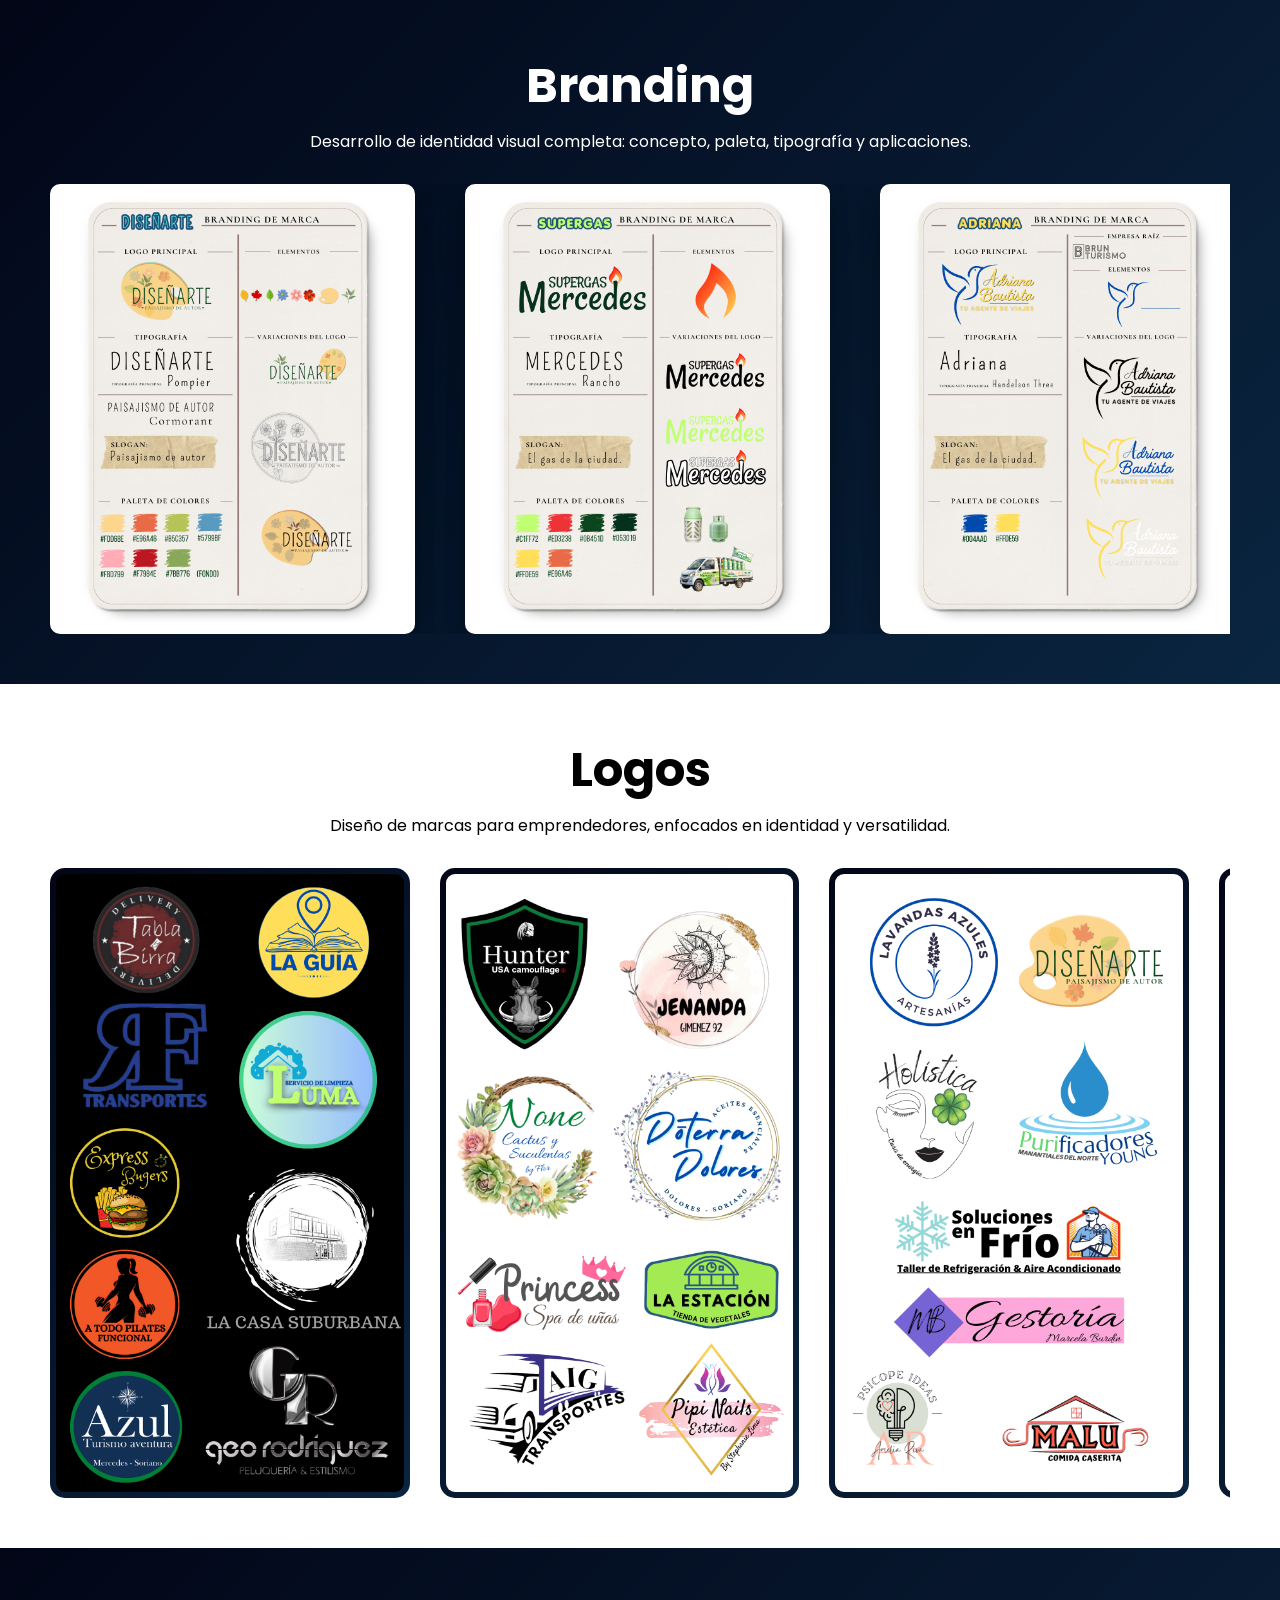
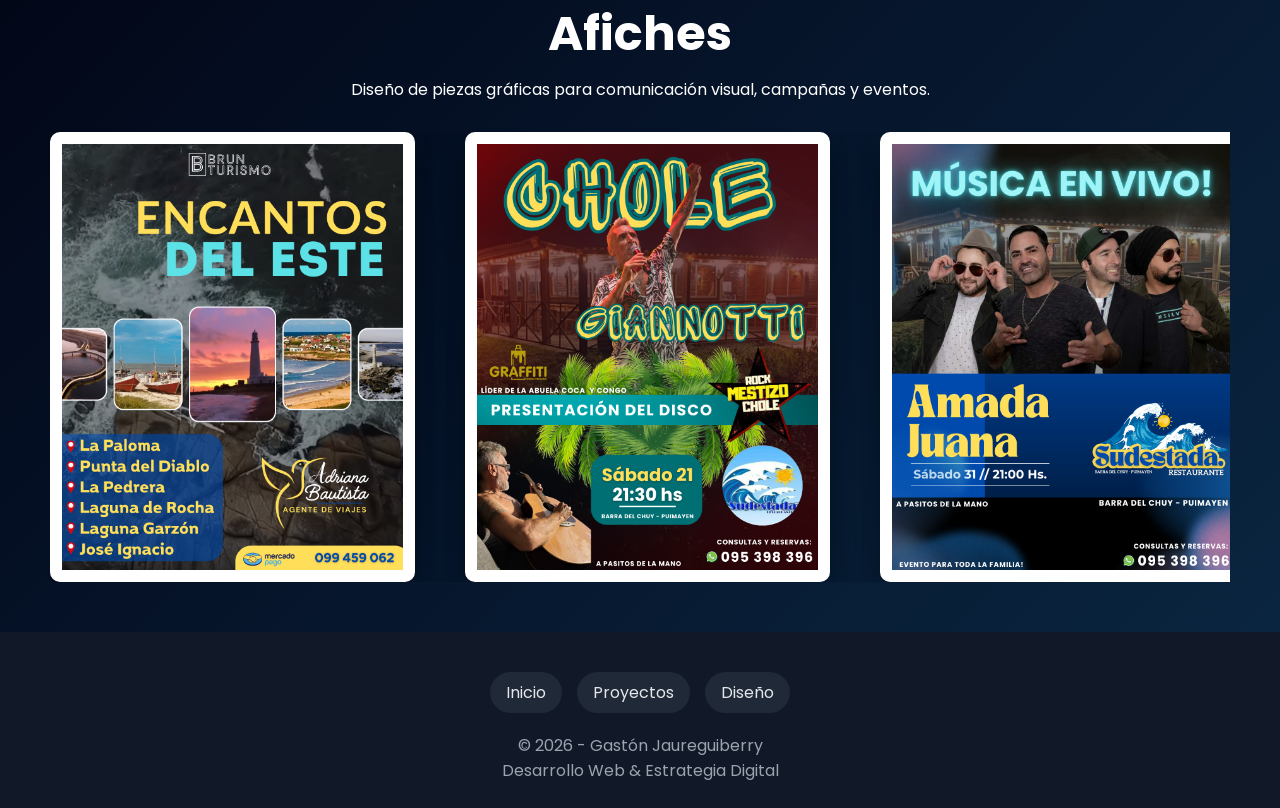
<file: pages/diseños.html>
<!DOCTYPE html>
<html lang="es">
<head>
  <meta charset="UTF-8">
  <meta name="viewport" content="width=device-width, initial-scale=1.0">
  <title>Mis proyectos - Gastón Jaureguiberry</title>

  <!-- Estilos -->
  <link rel="stylesheet" href="../css/diseño.css">
  <link href="https://fonts.googleapis.com/css2?family=Poppins:wght@300;500;700&display=swap" rel="stylesheet">
</head>

<body>

<!-- ===== BRANDING ===== -->
<section class="seccion-oscura">
  <div class="bloquebranding">
    <h2>Branding</h2>
    <p>Desarrollo de identidad visual completa: concepto, paleta, tipografía y aplicaciones.</p>

    <div class="slider">
      <div class="slide-track">
        <!-- ORIGINAL -->
        <img src="../img//branding1.png">
        <img src="../img//branding2.png">
        <img src="../img//branding3.png">
        <img src="../img//branding4.png">
        

        <!-- DUPLICADO (para loop perfecto) -->
         <img src="../img//branding1.png">
        <img src="../img//branding2.png">
        <img src="../img//branding3.png">
        <img src="../img//branding4.png">
      </div>
    </div>
  </div>
</section>

<!-- ===== LOGOS ===== -->
<section class="seccion-clara">
  <div class="bloquelogos">
    <h2>Logos</h2>
    <p>Diseño de marcas para emprendedores, enfocados en identidad y versatilidad.</p>

    <div class="sliderclaro">
      <div class="slide-trackclaro">
        <img src="../img/logos6.png">
        <img src="../img/logos2.png">
        <img src="../img/logos3.png">
        <img src="../img/logos4.png">
        <img src="../img/logos5.png">

        <img src="../img/logos6.png">
        <img src="../img/logos2.png">
        <img src="../img/logos3.png">
        <img src="../img/logos4.png">
        <img src="../img/logos5.png">
      </div>
    </div>
  </div>
</section>

<!-- ===== AFICHES ===== -->
<section class="seccion-oscura">
  <div class="bloqueafiche">
    <h2>Afiches</h2>
    <p>Diseño de piezas gráficas para comunicación visual, campañas y eventos.</p>

    <div class="slider">
      <div class="slide-track">
        <img src="../img/afiche1.png">
        <img src="../img/afiche2.png">
        <img src="../img/afiche3.png">
        <img src="../img/afiche4.png">
        <img src="../img/afiche5.png">
        <img src="../img/afiche6.png">

        <img src="../img/afiche1.png">
        <img src="../img/afiche2.png">
        <img src="../img/afiche3.png">
        <img src="../img/afiche4.png">
        <img src="../img/afiche5.png">
        <img src="../img/afiche6.png">
      </div>
    </div>
  </div>
</section>

<!-- ===== FOOTER ===== -->
<footer>
  <div class="footer-links">
    <a href="../index.html">Inicio</a>
    <a href="../pages/proyectosweb.html">Proyectos</a>
    <a href="../pages/diseños.html">Diseño</a>
  </div>
  <p>© 2026 - Gastón Jaureguiberry 
    <br> Desarrollo Web & Estrategia Digital</p>
</footer>

</body>
</html>
</file>
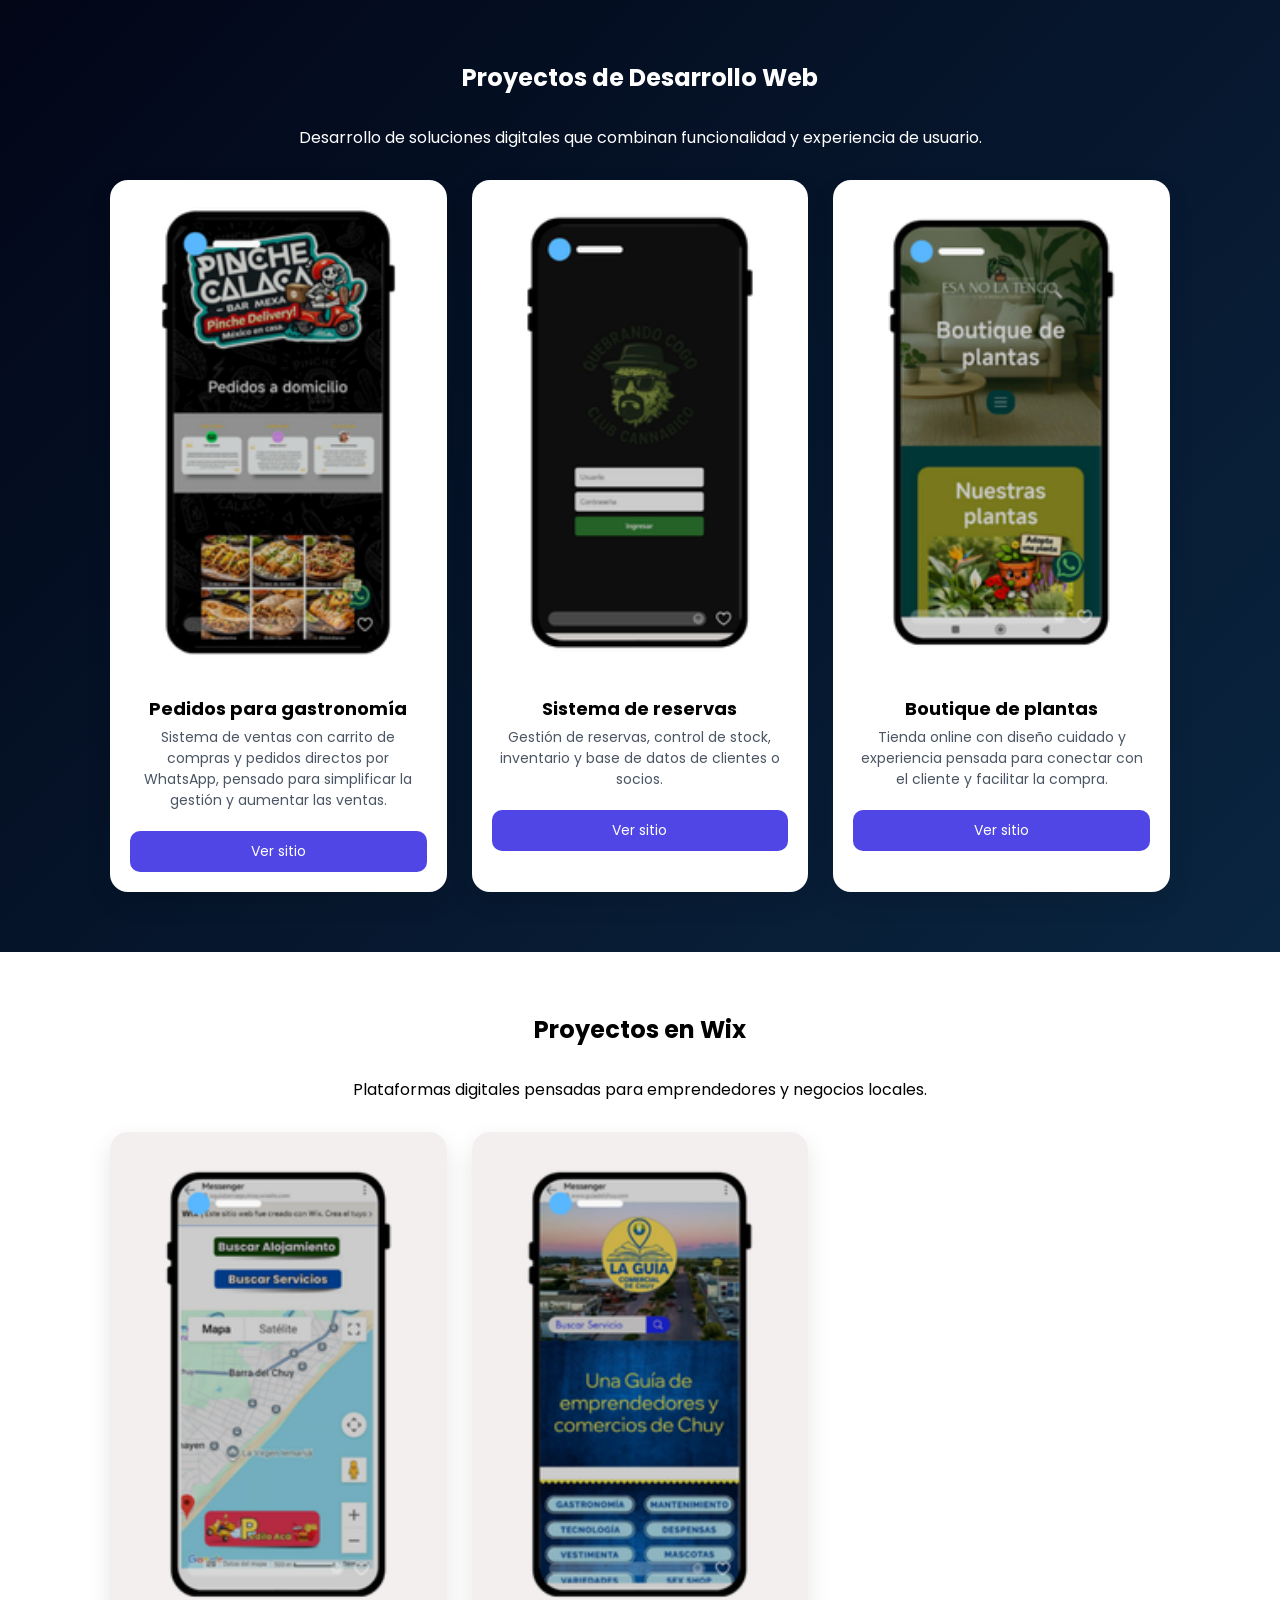
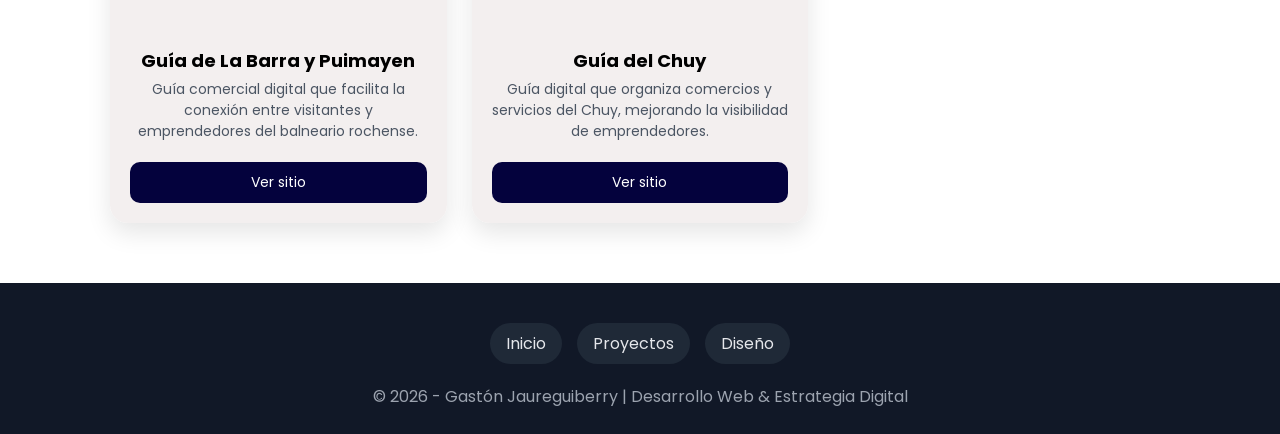
<file: pages/proyectosweb.html>
<!DOCTYPE html>
<html lang="es">
<head>
  <meta charset="UTF-8">
  <meta name="viewport" content="width=device-width, initial-scale=1.0">
  <title>Mis proyectos - Gastón Jaureguiberry</title>

  <!-- Estilos -->
  <link rel="stylesheet" href="../css/proyectos.css">
  
  <link href="https://fonts.googleapis.com/css2?family=Poppins:wght@300;500;700&display=swap" rel="stylesheet">
</head>

<body>

  <!-- ========================= SECCIÓN DESTACADA: DESARROLLO ========================= -->
  <section class="section seccion-destacada">
    <div class="contenedor">
      <h2>Proyectos de Desarrollo Web</h2>
      <p class="descripcion-seccion">
        Desarrollo de soluciones digitales que combinan funcionalidad y experiencia de usuario.
      </p>

      <div class="grid-proyectos">
        <!-- Proyecto 1 -->
        <div class="proyecto">
          <img src="../img/portadacalaca.png" alt="Sistema de pedidos gastronómicos">
          <h3>Pedidos para gastronomía</h3>
          <p>Sistema de ventas con carrito de compras y pedidos directos por WhatsApp, pensado para simplificar la gestión y aumentar las ventas.</p>
          <a href="https://gastonjaureguib-stack.github.io/PINCHECALACA/" target="_blank" rel="noopener noreferrer">Ver sitio</a>
        </div>

        <!-- Proyecto 2 -->
        <div class="proyecto">
          <img src="../img/portadacogos.png" alt="Sistema de reservas">
          <h3>Sistema de reservas</h3>
          <p>Gestión de reservas, control de stock, inventario y base de datos de clientes o socios.</p>
          <a href="https://clubcannabicoreservas.github.io/reservasclub/" target="_blank" rel="noopener noreferrer">Ver sitio</a>
        </div>

        <!-- Proyecto 3 -->
        <div class="proyecto">
          <img src="../img/portadaplantas.png" alt="Tienda online de plantas">
          <h3>Boutique de plantas</h3>
          <p>Tienda online con diseño cuidado y experiencia pensada para conectar con el cliente y facilitar la compra.</p>
          <a href="https://gastonjaureguib-stack.github.io/Esa_nolatengo/" target="_blank" rel="noopener noreferrer">Ver sitio</a>
        </div>
      </div>
    </div>
  </section>

  <!-- ========================= SECCIÓN WIX ========================= -->
  <section class="section seccion-wix">
    
    <div class="contenedorwix">

      <h2>Proyectos en Wix</h2>
      <p class="descripcion-seccionwix">
        Plataformas digitales pensadas para emprendedores y negocios locales.
      </p>

      <div class="grid-proyectoswix">
        <!-- Proyecto 1 -->
        <div class="proyectowix">
          <img src="../img/portadabarra.png" alt="Guía de La Barra y Puimayen">
          <h3>Guía de La Barra y Puimayen</h3>
          <p>Guía comercial digital que facilita la conexión entre visitantes y emprendedores del balneario rochense.</p>
          <a href="https://guiadelabarraypuimayen.com" target="_blank" rel="noopener noreferrer">Ver sitio</a>
        </div>

        <!-- Proyecto 2 -->
        <div class="proyectowix">
          <img src="../img/portadachuy.png" alt="Guía del Chuy">
          <h3>Guía del Chuy</h3>
          <p>Guía digital que organiza comercios y servicios del Chuy, mejorando la visibilidad de emprendedores.</p>
          <a href="https://guiadelchuy.com" target="_blank" rel="noopener noreferrer">Ver sitio</a>
        </div>
      </div>
    </div>
  </section>

  <!-- ========================= FOOTER ========================= -->
  <footer>
    <div class="footer-links">
      <a href="../index.html">Inicio</a>
      <a href="../pages/proyectosweb.html">Proyectos</a>
      <a href="../pages/diseños.html">Diseño</a>
    </div>
    <p>© 2026 - Gastón Jaureguiberry | Desarrollo Web & Estrategia Digital</p>
  </footer>

</body>
</html>
</file>
<file: css/diseño.css>
/* =====================================================
   RESET
===================================================== */

* {
  margin: 0;
  padding: 0;
  box-sizing: border-box;
}

body {
  background-color: white;
  font-family: 'Poppins', sans-serif;
}

/* =====================================================
   SECCIONES GENERALES
===================================================== */

.seccion-oscura {
  background: linear-gradient(135deg, #020617, #0a2540);
  color: #fff;
}

.seccion-clara {
  background-color: white;
  color: black;
}

/* =====================================================
BLOQUES 
===================================================== */

.bloquebranding,
.bloquelogos,
.bloqueafiche {
  text-align: center;
  padding: 50px;
}

/* =====================================================
   TIPOGRAFÍA 
   ===================================================== */

.bloquebranding h2,
.bloquelogos h2,
.bloqueafiche h2 {
  font-size: 3rem;
  font-weight: 700;
  margin-bottom: 8px;
}

/*  P */
.bloquebranding p,
.bloquelogos p,
.bloqueafiche p {
  font-size: 1rem;
  margin-bottom: 30px;
  line-height: 1.5;
}

/* Colores específicos */
.bloquebranding,
.bloqueafiche {
  color: white;
}

.bloquelogos {
  color: black;
}

/* =====================================================
   SLIDER OSCURO 
===================================================== */

.slider {
  width: 100%;
  overflow: hidden;
  position: relative;
}

.slide-track {
  display: flex;
  gap: 50px;
  width: max-content;
  animation: scroll 30s linear infinite;
}

.slide-track img {
  height: 50vh;
  width: auto;
  object-fit: contain;

  border-radius: 10px;
  background: #fff;
  padding: 12px;

  box-shadow:
    0 20px 50px rgba(0,0,0,0.25),
    0 8px 20px rgba(0,0,0,0.15);

  transition: transform 0.4s ease, box-shadow 0.4s ease;
}

/* =====================================================
   SLIDER CLARO 
===================================================== */

.sliderclaro {
  width: 100%;
  overflow: hidden;
  position: relative;
}

.slide-trackclaro {
  display: flex;
  gap: 30px;
  width: max-content;
  animation: scroll 30s linear infinite;
}

.slide-trackclaro img {
  height: 70vh;
  width: auto;
  object-fit: contain;

  border-radius: 15px;
  background: linear-gradient(135deg, #020617, #0a2540);
  padding: 6px;

  transition: transform 0.4s ease, box-shadow 0.4s ease;
}

/* =====================================================
   ANIMACIÓN
===================================================== */

@keyframes scroll {
  from { transform: translateX(0); }
  to { transform: translateX(-50%); }
}

/* =====================================================
   FOOTER
===================================================== */

footer {
  background: #111827;
  color: #9ca3af;
  text-align: center;
  padding: 40px 20px 25px;
}

.footer-links {
  display: flex;
  justify-content: center;
  gap: 15px;
  margin-bottom: 20px;
  flex-wrap: wrap;
}

.footer-links a {
  text-decoration: none;
  color: #e5e7eb;
  padding: 8px 16px;
  border-radius: 999px;
  background: #1f2937;
  transition: all 0.3s ease;
}

.footer-links a:hover {
  background: #4f46e5;
  color: #fff;
}

/* =====================================================
   RESPONSIVE
===================================================== */

/*  ALTURA GENERAL DE IMÁGENES  */
@media (max-width: 992px) {
  .slide-track img,
  .slide-trackclaro img {
    height: 50vh;
  }
}

@media (max-width: 576px) {

  /*  PADDING MOBILE  */
  .bloquebranding,
  .bloquelogos,
  .bloqueafiche {
    padding: 40px 15px;
  }

  /*  H2 MOBILE  */
  .bloquebranding h2,
  .bloquelogos h2,
  .bloqueafiche h2 {
    font-size: 1.8rem;
  }

  /*   P MOBILE */
  .bloquebranding p,
  .bloquelogos p,
  .bloqueafiche p {
    font-size: 0.95rem;
  }
}
</file>
<file: css/proyectos.css>
/* RESET */
* {
  margin: 0;
  padding: 0;
  box-sizing: border-box;
}

/* BODY */
body {
  font-family: 'Poppins', sans-serif;
  background: white;
}

/* CONTENEDOR */
.contenedor {
  max-width: 1100px;
  margin: auto;
  padding: 60px 20px;
  }

/* SECCION AZUL: DESARROLLO */

/* Fondo azul */
.seccion-destacada {
  background: linear-gradient(135deg, #020617, #0a2540);
  color: #fff;
  text-align: center;
}

/* Titulo H2 */
.seccion-destacada h2 {
  color: #fff;
}
/*  texto descriptivo P*/

.descripcion-seccion {
  text-align: center;
  color: #fff;
  padding: 30px;
}
/*  Orden a las imagenes */

.grid-proyectos {
  display: grid;
  grid-template-columns: repeat(3, 1fr);
  gap: 25px;
}
/*  Card de cada imagen*/

.proyecto {
  background: #ffffff;
  border-radius: 18px;
  overflow: hidden;
  box-shadow: 0 10px 25px rgba(0, 0, 0, 0.1);
  transition: 0.3s ease;
  display: flex;
  flex-direction: column;
}

/* HOVER movimiento de card */
.proyecto:hover {
  transform: translateY(-8px);
}

/* IMAGEN de card */
.proyecto img {
  width: 100%;
  height: auto;
}

/* TITULO CARD */
.proyecto h3 {
  font-size: 18px;
  padding: 10px 20px 5px;
  color: black;
}

/* TEXTO */
.proyecto p {
  font-size: 14px;
  padding: 0 20px 20px;
  color: #4b5563;
  line-height: 1.5;
}

/* BOTON */
.proyecto a {
  margin: 0 20px 20px;
  padding: 10px;
  text-align: center;
  background: #4f46e5;
  color: #fff;
  text-decoration: none;
  border-radius: 10px;
  font-size: 14px;
  transition: 0.3s;
}

/* HOVER BOTON */
.proyecto a:hover {
  background: #4338ca;
}



/* ------------SECCIÓN WIX-----------------*/



.contenedorwix {
  max-width: 1100px;
  margin: auto;
  padding: 60px 20px;
  text-align: center;
  }

/*  texto descriptivo P*/


.descripcion-seccionwix {
  text-align: center;
  color:black;
  padding: 30px;
}
/*  Orden a las imagenes */

.grid-proyectoswix {
  display: grid;
  grid-template-columns: repeat(3, 1fr);
  justify-content: center;
  gap: 25px;
  
}
/*  Card de cada imagen*/

.proyectowix {
  background: rgba(243, 239, 239, 0.952);
  border-radius: 18px;
  overflow: hidden;
  box-shadow: 0 10px 25px rgba(0, 0, 0, 0.1);
  transition: 0.3s ease;
  display: flex;
  flex-direction: column;
  
}

/* HOVER movimiento de card */
.proyectowix:hover {
  transform: translateY(-8px);
}

/* IMAGEN de card */
.proyectowix img {
  width: 100%;
  height: auto;
}

/* TITULO CARD */
.proyectowix h3 {
  font-size: 18px;
  padding: 10px 20px 5px;
  color: black;
}

/* TEXTO */
.proyectowix p {
  font-size: 14px;
  padding: 0 20px 20px;
  color: #4b5563;
  line-height: 1.5;
}

/* BOTON */
.proyectowix a {
  margin: 0 20px 20px;
  padding: 10px;
  text-align: center;
  background: #04023d;
  color: #fff;
  text-decoration: none;
  border-radius: 10px;
  font-size: 14px;
  transition: 0.3s;
}

/* HOVER BOTON */
.proyectowix a:hover {
  background: #4338ca;
}


/* =========================
   FOOTER
========================= */
footer {
  background: #111827;
  color: #9ca3af;
  text-align: center;
  padding: 40px 20px 25px;
}

.footer-links {
  display: flex;
  justify-content: center;
  gap: 15px;
  margin-bottom: 20px;
  flex-wrap: wrap;
}

.footer-links a {
  text-decoration: none;
  color: #e5e7eb;
  padding: 8px 16px;
  border-radius: 999px;
  background: #1f2937;
  transition: all 0.3s ease;
}

.footer-links a:hover {
  background: #4f46e5;
  color: #fff;
}










/* RESPONSIVE */
@media (max-width: 900px) {
  .grid-proyectos {
    grid-template-columns: repeat(2, 1fr);
  }
}

@media (max-width: 600px) {
  .grid-proyectos  {
    grid-template-columns: 1fr;
  }
}

@media (max-width: 900px) {
  .grid-proyectoswix {
    grid-template-columns: repeat(2, 1fr);
  }
}

@media (max-width: 600px) {
  .grid-proyectoswix  {
    grid-template-columns: 1fr;
  }
}
</file>
